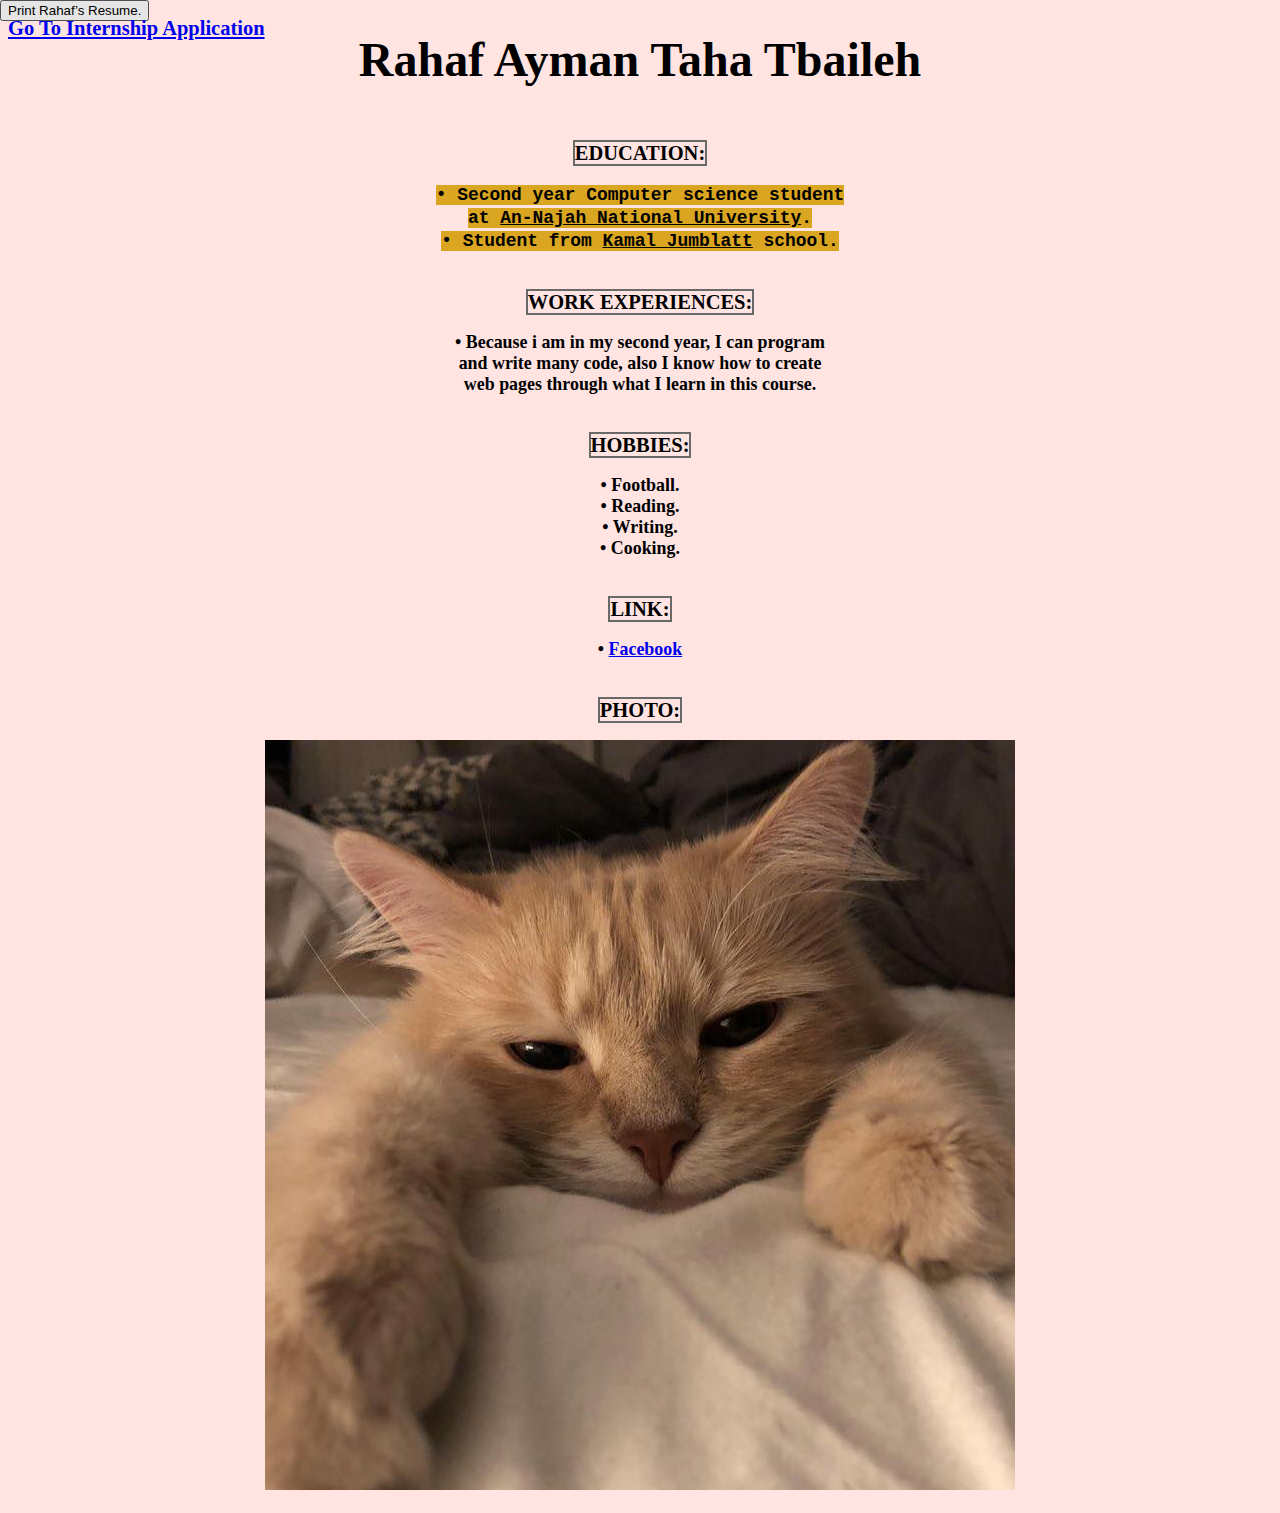
<file: index.html>
<!DOCTYPE html>
<html>

<title>Rahaf 161</title>
<head>
<link rel="stylesheet"href="mystyle.css">
<meta name="viewport" content="width=device-width, initial-scale=1.0">
</head>

<body style=" background-color:MistyRose";>

<button type="button" onclick="window.print()">Print Rahaf’s Resume.</button>
<h2 style="text-align:right; position:absolute; top:0;"> <a href="application.html">Go To Internship Application</a></h2>
<h1 onclick="funcOnClick()"> Rahaf Ayman Taha Tbaileh
</h1>
<style>
h2{
	font-size:1.6vw;
  }
 p,p1{
 font-size:1.4vw;
 }
 
button {
position: absolute;
top: 0;
left: 0;
}
</style>

<div id="zk">
<h2 > <br><span style=" border :2px solid DimGray;"> EDUCATION:</span></h2>
<h2 > 
<p1 > <b> • Second year Computer science student     <br>  at <ins>An-Najah National University<b></ins>.<br>
 • Student from <ins>Kamal Jumblatt</ins> school.<br><br></p1>
</h2></div>

<div  onmouseover="changecolor()" onmouseout="resitcolor()">
<h2 ><span style=" border :2px solid DimGray;"> WORK EXPERIENCES:<span> </h2>
<p> <b> • Because i am in my second year, I can program  <br>and write many code, also I know how to create <br> web pages through what I learn in this course. <br><br></p>
</div>

<h2> <span style=" border :2px solid DimGray;"> HOBBIES:</span> </h2> 
<p > • Football.  <br>• Reading.<br> • Writing. <br>• Cooking.<br><br> </p>

<h2 ><span style=" border :2px solid DimGray;">  LINK:</span> </h2>
<p>  • <a href="https://www.facebook.com/profile.php?id=100007737136926">Facebook</a><br><br></p> 
<h2 > <span style=" border :2px solid DimGray;"> PHOTO: </span></h2>
 <p ><img src="photo_cat.jpg" alt="photo cat" style="max-width:100%;height:auto;"> 
</p>

<script> 
function funcOnClick()
{
alert("Welcome to Rahaf Tbaileh site, please let me know if you have any questions");
}
function resitcolor()
{document.getElementById("zk").style.color="black";}
function changecolor()
{document.getElementById("zk").style.color="green";}
</script>
</body>

</html>
</file>
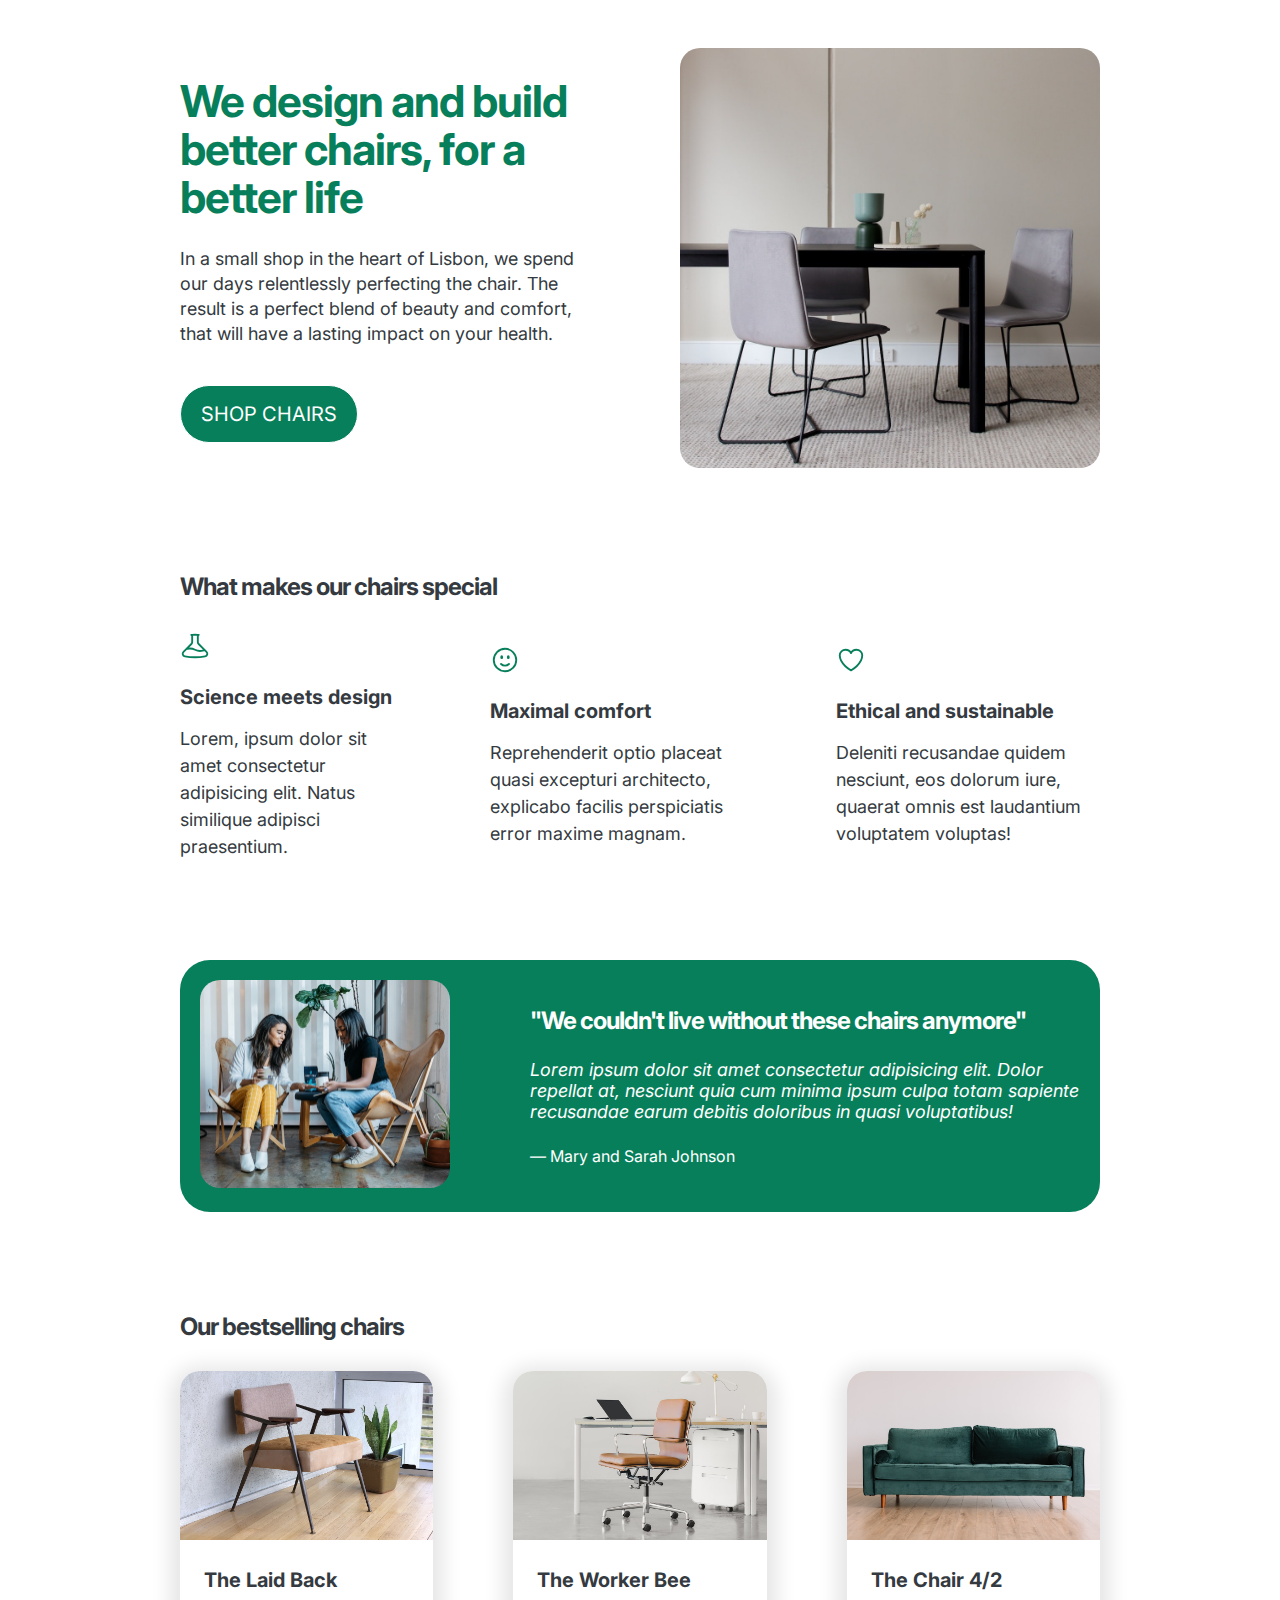
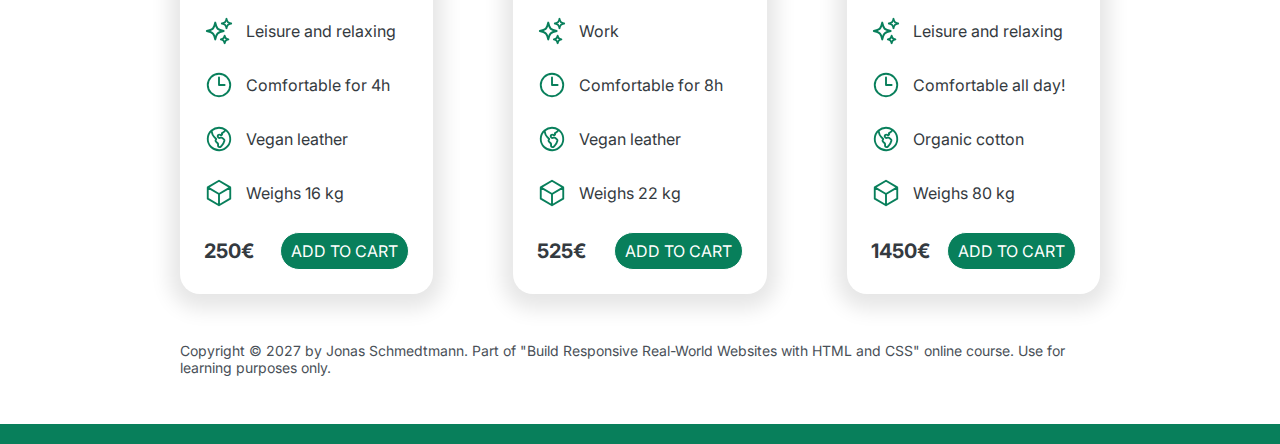
<file: LisbonChairShop/index.html>
<!DOCTYPE html>
<html lang="en">
  <head>
    <meta charset="UTF-8" />
    <meta http-equiv="X-UA-Compatible" content="IE=edge" />
    <meta name="viewport" content="width=device-width, initial-scale=1.0" />
    <link rel="preconnect" href="https://fonts.googleapis.com" />
    <link rel="preconnect" href="https://fonts.gstatic.com" crossorigin />
    <link
      href="https://fonts.googleapis.com/css2?family=Inter:ital,opsz,wght@0,14..32,100..900;1,14..32,100..900&display=swap"
      rel="stylesheet"
    />
    <link rel="stylesheet" href="style.css" />
    <title>Lisbon Chair Shop</title>
  </head>
  <body>
    <div class="container">
      <header class="flex flex-row justify-center align-items-center">
        <div class="header-text-box">
          <h1>We design and build better chairs, for a better life</h1>
          <p class="header-text">
            In a small shop in the heart of Lisbon, we spend our days
            relentlessly perfecting the chair. The result is a perfect blend of
            beauty and comfort, that will have a lasting impact on your health.
          </p>
          <a class="btn btn--big" href="#">Shop chairs</a>
        </div>
        <div class="header-img"><img src="hero.jpg" alt="Photo" /></div>
        
      </header>

      <section>
        <h2>What makes our chairs special</h2>
        <div class="flex flex-row justify-center align-items-center">
          <div>
            <svg
              xmlns="http://www.w3.org/2000/svg"
              fill="none"
              viewBox="0 0 24 24"
              stroke-width="1.5"
              stroke="currentColor"
              class="features-icon"
            >
              <path
                stroke-linecap="round"
                stroke-linejoin="round"
                d="M9.75 3.104v5.714a2.25 2.25 0 0 1-.659 1.591L5 14.5M9.75 3.104c-.251.023-.501.05-.75.082m.75-.082a24.301 24.301 0 0 1 4.5 0m0 0v5.714c0 .597.237 1.17.659 1.591L19.8 15.3M14.25 3.104c.251.023.501.05.75.082M19.8 15.3l-1.57.393A9.065 9.065 0 0 1 12 15a9.065 9.065 0 0 0-6.23-.693L5 14.5m14.8.8 1.402 1.402c1.232 1.232.65 3.318-1.067 3.611A48.309 48.309 0 0 1 12 21c-2.773 0-5.491-.235-8.135-.687-1.718-.293-2.3-2.379-1.067-3.61L5 14.5"
              />
            </svg>

            <p class="features-title"><strong>Science meets design</strong></p>
            <p class="features-text">
              Lorem, ipsum dolor sit amet consectetur adipisicing elit. Natus
              similique adipisci praesentium.
            </p>
          </div>

          <div>
            <svg
              xmlns="http://www.w3.org/2000/svg"
              fill="none"
              viewBox="0 0 24 24"
              stroke-width="1.5"
              stroke="currentColor"
              class="features-icon"
            >
              <path
                stroke-linecap="round"
                stroke-linejoin="round"
                d="M15.182 15.182a4.5 4.5 0 0 1-6.364 0M21 12a9 9 0 1 1-18 0 9 9 0 0 1 18 0ZM9.75 9.75c0 .414-.168.75-.375.75S9 10.164 9 9.75 9.168 9 9.375 9s.375.336.375.75Zm-.375 0h.008v.015h-.008V9.75Zm5.625 0c0 .414-.168.75-.375.75s-.375-.336-.375-.75.168-.75.375-.75.375.336.375.75Zm-.375 0h.008v.015h-.008V9.75Z"
              />
            </svg>
            <p class="features-title">
              <strong>Maximal comfort</strong>
            </p>
            <p class="features-text">
              Reprehenderit optio placeat quasi excepturi architecto, explicabo
              facilis perspiciatis error maxime magnam.
            </p>
          </div>

          <div>
            <svg
              xmlns="http://www.w3.org/2000/svg"
              fill="none"
              viewBox="0 0 24 24"
              stroke-width="1.5"
              stroke="currentColor"
              class="features-icon"
            >
              <path
                stroke-linecap="round"
                stroke-linejoin="round"
                d="M21 8.25c0-2.485-2.099-4.5-4.688-4.5-1.935 0-3.597 1.126-4.312 2.733-.715-1.607-2.377-2.733-4.313-2.733C5.1 3.75 3 5.765 3 8.25c0 7.22 9 12 9 12s9-4.78 9-12Z"
              />
            </svg>
            <p class="features-title">
              <strong>Ethical and sustainable</strong>
            </p>
            <p class="features-text">
              Deleniti recusandae quidem nesciunt, eos dolorum iure, quaerat
              omnis est laudantium voluptatem voluptas!
            </p>
          </div>
        </div>
      </section>

      <section class="testimonial-section">
        <div class="flex flex-row justify-center align-items-center">
          <div> <img src="customers.jpg" alt="People sitting on chairs" /></div>
          <div class="testimonial-box">
            <h2>"We couldn't live without these chairs anymore"</h2>
            <blockquote class="testimonial-text">
              Lorem ipsum dolor sit amet consectetur adipisicing elit. Dolor
              repellat at, nesciunt quia cum minima ipsum culpa totam sapiente
              recusandae earum debitis doloribus in quasi voluptatibus!
            </blockquote>
            <p class="testimonial-author">&mdash; Mary and Sarah Johnson</p>
          </div>
        </div>
      </section>

      <section>
        <h2>Our bestselling chairs</h2>
        <div class="flex flex-row justify-center align-items-center">
          <figure class="chair">
            <img src="chair-1.jpg" alt="Chair" />
            <div class="chair-box">
              <h3>The Laid Back</h3>
              <ul class="chair-details">
                <li>
                  <svg
                    xmlns="http://www.w3.org/2000/svg"
                    fill="none"
                    viewBox="0 0 24 24"
                    stroke-width="1.5"
                    stroke="currentColor"
                    class="chair-icon"
                  >
                    <path
                      stroke-linecap="round"
                      stroke-linejoin="round"
                      d="M9.813 15.904 9 18.75l-.813-2.846a4.5 4.5 0 0 0-3.09-3.09L2.25 12l2.846-.813a4.5 4.5 0 0 0 3.09-3.09L9 5.25l.813 2.846a4.5 4.5 0 0 0 3.09 3.09L15.75 12l-2.846.813a4.5 4.5 0 0 0-3.09 3.09ZM18.259 8.715 18 9.75l-.259-1.035a3.375 3.375 0 0 0-2.455-2.456L14.25 6l1.036-.259a3.375 3.375 0 0 0 2.455-2.456L18 2.25l.259 1.035a3.375 3.375 0 0 0 2.456 2.456L21.75 6l-1.035.259a3.375 3.375 0 0 0-2.456 2.456ZM16.894 20.567 16.5 21.75l-.394-1.183a2.25 2.25 0 0 0-1.423-1.423L13.5 18.75l1.183-.394a2.25 2.25 0 0 0 1.423-1.423l.394-1.183.394 1.183a2.25 2.25 0 0 0 1.423 1.423l1.183.394-1.183.394a2.25 2.25 0 0 0-1.423 1.423Z"
                    />
                  </svg>

                  <!-- Span is a generic INLINE text element, it doesn't have any meaning. It's like a div element, but inline -->
                  <span>Leisure and relaxing</span>
                </li>
                <li>
                  <svg
                    xmlns="http://www.w3.org/2000/svg"
                    fill="none"
                    viewBox="0 0 24 24"
                    stroke-width="1.5"
                    stroke="currentColor"
                    class="chair-icon"
                  >
                    <path
                      stroke-linecap="round"
                      stroke-linejoin="round"
                      d="M12 6v6h4.5m4.5 0a9 9 0 1 1-18 0 9 9 0 0 1 18 0Z"
                    />
                  </svg>
                  <span>Comfortable for 4h</span>
                </li>
                <li>
                  <svg
                    xmlns="http://www.w3.org/2000/svg"
                    fill="none"
                    viewBox="0 0 24 24"
                    stroke-width="1.5"
                    stroke="currentColor"
                    class="chair-icon"
                  >
                    <path
                      stroke-linecap="round"
                      stroke-linejoin="round"
                      d="m6.115 5.19.319 1.913A6 6 0 0 0 8.11 10.36L9.75 12l-.387.775c-.217.433-.132.956.21 1.298l1.348 1.348c.21.21.329.497.329.795v1.089c0 .426.24.815.622 1.006l.153.076c.433.217.956.132 1.298-.21l.723-.723a8.7 8.7 0 0 0 2.288-4.042 1.087 1.087 0 0 0-.358-1.099l-1.33-1.108c-.251-.21-.582-.299-.905-.245l-1.17.195a1.125 1.125 0 0 1-.98-.314l-.295-.295a1.125 1.125 0 0 1 0-1.591l.13-.132a1.125 1.125 0 0 1 1.3-.21l.603.302a.809.809 0 0 0 1.086-1.086L14.25 7.5l1.256-.837a4.5 4.5 0 0 0 1.528-1.732l.146-.292M6.115 5.19A9 9 0 1 0 17.18 4.64M6.115 5.19A8.965 8.965 0 0 1 12 3c1.929 0 3.716.607 5.18 1.64"
                    />
                  </svg>

                  <span>Vegan leather</span>
                </li>
                <li>
                  <svg
                    xmlns="http://www.w3.org/2000/svg"
                    fill="none"
                    viewBox="0 0 24 24"
                    stroke-width="1.5"
                    stroke="currentColor"
                    class="chair-icon"
                  >
                    <path
                      stroke-linecap="round"
                      stroke-linejoin="round"
                      d="m21 7.5-9-5.25L3 7.5m18 0-9 5.25m9-5.25v9l-9 5.25M3 7.5l9 5.25M3 7.5v9l9 5.25m0-9v9"
                    />
                  </svg>
                  <span>Weighs 16 kg</span>
                </li>
              </ul>
              <div class="chair-price">
                <strong>250€</strong>
                <a href="#" class="btn btn--small">Add to cart</a>
              </div>
            </div>
          </figure>

          <figure class="chair">
            <img src="chair-2.jpg" alt="Chair" />
            <div class="chair-box">
              <h3>The Worker Bee</h3>
              <ul class="chair-details">
                <li>
                  <svg
                    xmlns="http://www.w3.org/2000/svg"
                    fill="none"
                    viewBox="0 0 24 24"
                    stroke-width="1.5"
                    stroke="currentColor"
                    class="chair-icon"
                  >
                    <path
                      stroke-linecap="round"
                      stroke-linejoin="round"
                      d="M9.813 15.904 9 18.75l-.813-2.846a4.5 4.5 0 0 0-3.09-3.09L2.25 12l2.846-.813a4.5 4.5 0 0 0 3.09-3.09L9 5.25l.813 2.846a4.5 4.5 0 0 0 3.09 3.09L15.75 12l-2.846.813a4.5 4.5 0 0 0-3.09 3.09ZM18.259 8.715 18 9.75l-.259-1.035a3.375 3.375 0 0 0-2.455-2.456L14.25 6l1.036-.259a3.375 3.375 0 0 0 2.455-2.456L18 2.25l.259 1.035a3.375 3.375 0 0 0 2.456 2.456L21.75 6l-1.035.259a3.375 3.375 0 0 0-2.456 2.456ZM16.894 20.567 16.5 21.75l-.394-1.183a2.25 2.25 0 0 0-1.423-1.423L13.5 18.75l1.183-.394a2.25 2.25 0 0 0 1.423-1.423l.394-1.183.394 1.183a2.25 2.25 0 0 0 1.423 1.423l1.183.394-1.183.394a2.25 2.25 0 0 0-1.423 1.423Z"
                    />
                  </svg>
                  <span>Work</span>
                </li>
                <li>
                  <svg
                    xmlns="http://www.w3.org/2000/svg"
                    fill="none"
                    viewBox="0 0 24 24"
                    stroke-width="1.5"
                    stroke="currentColor"
                    class="chair-icon"
                  >
                    <path
                      stroke-linecap="round"
                      stroke-linejoin="round"
                      d="M12 6v6h4.5m4.5 0a9 9 0 1 1-18 0 9 9 0 0 1 18 0Z"
                    />
                  </svg>

                  <span>Comfortable for 8h</span>
                </li>
                <li>
                  <svg
                    xmlns="http://www.w3.org/2000/svg"
                    fill="none"
                    viewBox="0 0 24 24"
                    stroke-width="1.5"
                    stroke="currentColor"
                    class="chair-icon"
                  >
                    <path
                      stroke-linecap="round"
                      stroke-linejoin="round"
                      d="m6.115 5.19.319 1.913A6 6 0 0 0 8.11 10.36L9.75 12l-.387.775c-.217.433-.132.956.21 1.298l1.348 1.348c.21.21.329.497.329.795v1.089c0 .426.24.815.622 1.006l.153.076c.433.217.956.132 1.298-.21l.723-.723a8.7 8.7 0 0 0 2.288-4.042 1.087 1.087 0 0 0-.358-1.099l-1.33-1.108c-.251-.21-.582-.299-.905-.245l-1.17.195a1.125 1.125 0 0 1-.98-.314l-.295-.295a1.125 1.125 0 0 1 0-1.591l.13-.132a1.125 1.125 0 0 1 1.3-.21l.603.302a.809.809 0 0 0 1.086-1.086L14.25 7.5l1.256-.837a4.5 4.5 0 0 0 1.528-1.732l.146-.292M6.115 5.19A9 9 0 1 0 17.18 4.64M6.115 5.19A8.965 8.965 0 0 1 12 3c1.929 0 3.716.607 5.18 1.64"
                    />
                  </svg>
                  <span>Vegan leather</span>
                </li>
                <li>
                  <svg
                    xmlns="http://www.w3.org/2000/svg"
                    fill="none"
                    viewBox="0 0 24 24"
                    stroke-width="1.5"
                    stroke="currentColor"
                    class="chair-icon"
                  >
                    <path
                      stroke-linecap="round"
                      stroke-linejoin="round"
                      d="m21 7.5-9-5.25L3 7.5m18 0-9 5.25m9-5.25v9l-9 5.25M3 7.5l9 5.25M3 7.5v9l9 5.25m0-9v9"
                    />
                  </svg>
                  <span>Weighs 22 kg</span>
                </li>
              </ul>
              <div class="chair-price">
                <strong>525€</strong>
                <a href="#" class="btn btn--small">Add to cart</a>
              </div>
            </div>
          </figure>

          <figure class="chair">
            <img src="chair-3.jpg" alt="Chair" />
            <div class="chair-box">
              <h3>The Chair 4/2</h3>
              <ul class="chair-details">
                <li>
                  <svg
                    xmlns="http://www.w3.org/2000/svg"
                    fill="none"
                    viewBox="0 0 24 24"
                    stroke-width="1.5"
                    stroke="currentColor"
                    class="chair-icon"
                  >
                    <path
                      stroke-linecap="round"
                      stroke-linejoin="round"
                      d="M9.813 15.904 9 18.75l-.813-2.846a4.5 4.5 0 0 0-3.09-3.09L2.25 12l2.846-.813a4.5 4.5 0 0 0 3.09-3.09L9 5.25l.813 2.846a4.5 4.5 0 0 0 3.09 3.09L15.75 12l-2.846.813a4.5 4.5 0 0 0-3.09 3.09ZM18.259 8.715 18 9.75l-.259-1.035a3.375 3.375 0 0 0-2.455-2.456L14.25 6l1.036-.259a3.375 3.375 0 0 0 2.455-2.456L18 2.25l.259 1.035a3.375 3.375 0 0 0 2.456 2.456L21.75 6l-1.035.259a3.375 3.375 0 0 0-2.456 2.456ZM16.894 20.567 16.5 21.75l-.394-1.183a2.25 2.25 0 0 0-1.423-1.423L13.5 18.75l1.183-.394a2.25 2.25 0 0 0 1.423-1.423l.394-1.183.394 1.183a2.25 2.25 0 0 0 1.423 1.423l1.183.394-1.183.394a2.25 2.25 0 0 0-1.423 1.423Z"
                    />
                  </svg>
                  <span>Leisure and relaxing</span>
                </li>
                <li>
                  <svg
                    xmlns="http://www.w3.org/2000/svg"
                    fill="none"
                    viewBox="0 0 24 24"
                    stroke-width="1.5"
                    stroke="currentColor"
                    class="chair-icon"
                  >
                    <path
                      stroke-linecap="round"
                      stroke-linejoin="round"
                      d="M12 6v6h4.5m4.5 0a9 9 0 1 1-18 0 9 9 0 0 1 18 0Z"
                    />
                  </svg>
                  <span>Comfortable all day!</span>
                </li>
                <li>
                  <svg
                    xmlns="http://www.w3.org/2000/svg"
                    fill="none"
                    viewBox="0 0 24 24"
                    stroke-width="1.5"
                    stroke="currentColor"
                    class="chair-icon"
                  >
                    <path
                      stroke-linecap="round"
                      stroke-linejoin="round"
                      d="m6.115 5.19.319 1.913A6 6 0 0 0 8.11 10.36L9.75 12l-.387.775c-.217.433-.132.956.21 1.298l1.348 1.348c.21.21.329.497.329.795v1.089c0 .426.24.815.622 1.006l.153.076c.433.217.956.132 1.298-.21l.723-.723a8.7 8.7 0 0 0 2.288-4.042 1.087 1.087 0 0 0-.358-1.099l-1.33-1.108c-.251-.21-.582-.299-.905-.245l-1.17.195a1.125 1.125 0 0 1-.98-.314l-.295-.295a1.125 1.125 0 0 1 0-1.591l.13-.132a1.125 1.125 0 0 1 1.3-.21l.603.302a.809.809 0 0 0 1.086-1.086L14.25 7.5l1.256-.837a4.5 4.5 0 0 0 1.528-1.732l.146-.292M6.115 5.19A9 9 0 1 0 17.18 4.64M6.115 5.19A8.965 8.965 0 0 1 12 3c1.929 0 3.716.607 5.18 1.64"
                    />
                  </svg>
                  <span>Organic cotton</span>
                </li>
                <li>
                  <svg
                    xmlns="http://www.w3.org/2000/svg"
                    fill="none"
                    viewBox="0 0 24 24"
                    stroke-width="1.5"
                    stroke="currentColor"
                    class="chair-icon"
                  >
                    <path
                      stroke-linecap="round"
                      stroke-linejoin="round"
                      d="m21 7.5-9-5.25L3 7.5m18 0-9 5.25m9-5.25v9l-9 5.25M3 7.5l9 5.25M3 7.5v9l9 5.25m0-9v9"
                    />
                  </svg>

                  <span>Weighs 80 kg</span>
                </li>
              </ul>
              <div class="chair-price">
                <strong>1450€</strong>
                <a href="#" class="btn btn--small">Add to cart</a>
              </div>
            </div>
          </figure>
        </div>
      </section>

      <footer>
        Copyright &copy; 2027 by Jonas Schmedtmann. Part of "Build Responsive
        Real-World Websites with HTML and CSS" online course. Use for learning
        purposes only.
      </footer>
    </div>
  </body>
</html>
</file>
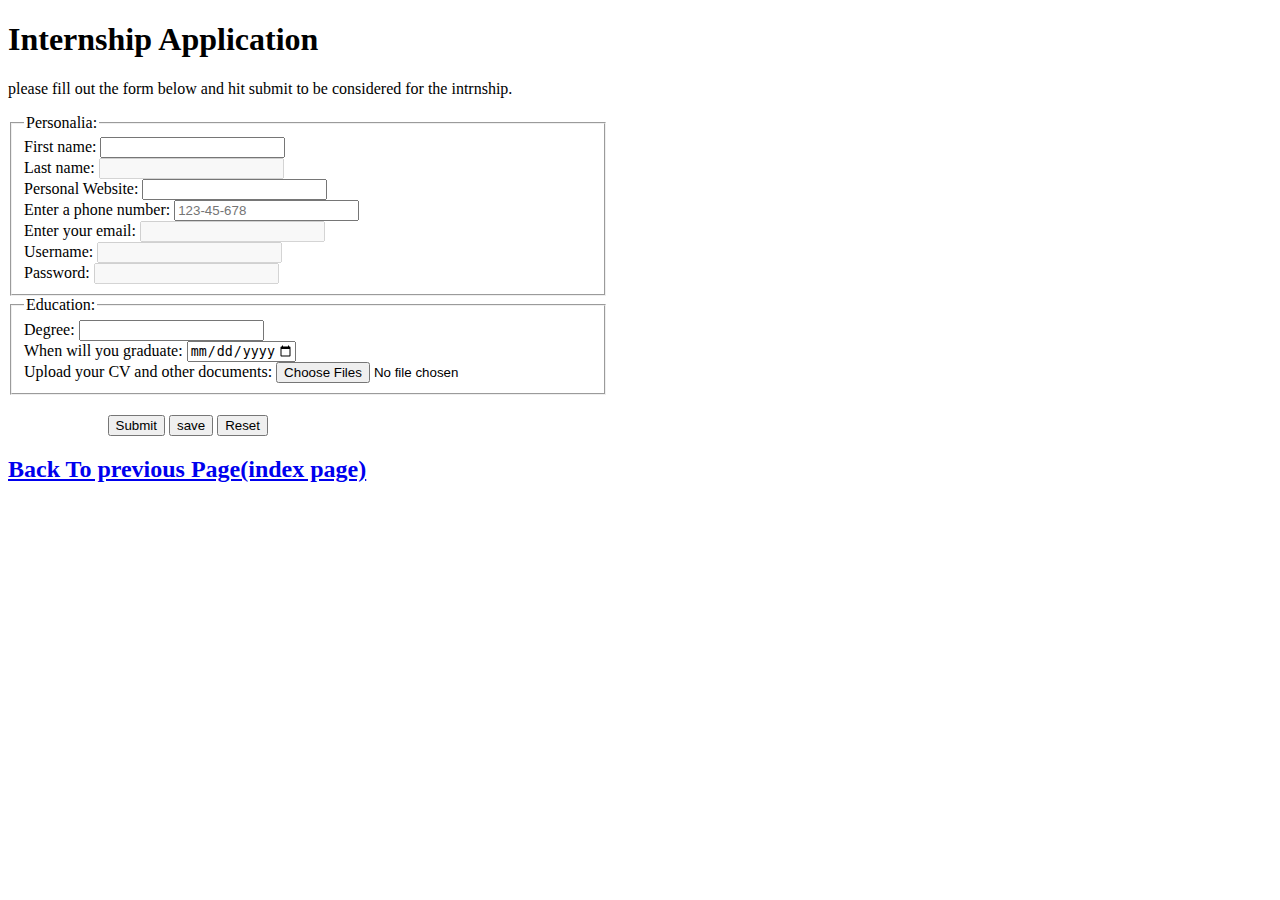
<file: application.html>
<!DOCTYPE html>
<html>
<body>
<head>
<meta charset="UTF-8">
 <meta name="viewport" content="width=device-width, initial-scale=1.0">
</head>
<h1> Internship Application</h1>
<p>please fill out the form below and hit submit to be considered for the intrnship.</p>
<form action="/action_page.php">
 <div style="width:600px;">
  <fieldset>
    <legend>Personalia:</legend>
    <label for="fname">First name:</label>
	<input type="text" id="fname" name="fname" reqaierd onclick="reset1()"required ><br>
    <label for="lname">Last name:</label>
    <input type="text" id="lname" name="lname" onclick="reset2()" disabled="disabled" required><br>
	<label for="pesonalweb">Personal Website:</label>
    <input type="url" id="personalweb" name="personalweb"><br>
	<label for="phone">Enter a phone number:</label>
    <input type="tel" id="phone" name="phone" placeholder="123-45-678" pattern="[0-9]{3}-[0-9]{2}-[0-9]{3}" ><br>
	<label for="email">Enter your email:</label>
    <input type="email" id="email" name="email"onclick="reset3()" disabled="disabled" required><br>
	<label for="username">Username:</label>
    <input type="text" id="username" name="username" onclick="reset4()" disabled="disabled" required><br>
    <label for="pwd">Password:</label>
    <input type="password" id="pwd" name="pwd" onclick="reset5()"disabled="disabled" required><br>
  
  </fieldset>
 
   <fieldset>
    <legend >Education:</legend>
	 <label for="degree">Degree:</label>
  <input list="degree" name="degrees" id="degrees">
  <datalist id="degree">
    <option value="Associate">
    <option value="Bachelor">
    <option value="Masters">
    <option value="Ph.D.">
    <option value="other">
  </datalist><br>
	 <label for="birthday">When will you graduate:</label>
     <input type="date" id="datemax" name="datemax" max="2022-05-05"><br>
	 <label for="files">Upload your CV and other documents:</label>
     <input type="file" id="files" name="files" multiple><br>
  
  </fieldset>
    </div>
	<div style="width:1065px;margin:20px auto;">
    <input type="submit" value="Submit" onclick="check();">
	<input type="button" value="save" onclick="myfunction1();">
	<input type="reset">
	</div>
     
	<h2><a href="index.html">Back To previous Page(index page)</a></h2>
</form>
<p id="demo">
<script>
var x =myfunction1();
document.getElementById('demo').innerHTML="The application of [ " + x + " ]is saved!";
</script>
<script type="text/javascript" src="jsfile.js"></script>
</body>
</html>
</file>
<file: mystyle.css>
p1
{ 
   background-color:GoldenRod ;
   font-family: courier;
 }

h1
{
	font-size:300%;
}
body 
{
	text-align:center;
}
</file>
<file: LisbonChairShop/style.css>
/*
SPACING SYSTEM (px)
2 / 4 / 8 / 12 / 16 / 24 / 32 / 48 / 64 / 80 / 96 / 128

FONT SIZE SYSTEM (px)
10 / 12 / 14 / 16 / 18 / 20 / 24 / 30 / 36 / 44 / 52 / 62 / 74 / 86 / 98
*/
/*MAIN-COLOR : #087f5b
 GREY-COLOR : #343a40
 SHADE-COLOR: #0ca678*/
* {
  margin: 0;
  padding: 0;
  box-sizing: border-box;
}

/* ------------------------ */
/* GENERAL STYLES */
/* ------------------------ */
body {
  font-family: "Inter", sans-serif;
  color: #343a40;
  border-bottom: 20px solid #087f5b;
}

.container {
  max-width: 960px;
  width: 100%;
  padding: 0 20px;
  margin: 0 auto;
}


header,
section {
  margin-bottom: 48px;
}
img {
  border-radius: 20px;
 width: 100%;
}
h2 {
  font-size: 24px;
  letter-spacing: -1px;
  margin-bottom: 30px;
}
.flex {
  display: flex;
}

.flex-row {
  flex-direction: row;
  gap:5rem;
}
.justify-center {
  justify-content: center;
}

.align-items-center {
  align-items: center;
}
.btn:link,
.btn:visited {
  border: 1px solid;
  text-decoration: none;
  text-transform: uppercase;
  background-color: #087f5b;
  color: #fff;
  display: inline-block;
}
.btn:active,
.btn:hover {
  background-color: #0ca678;
}
.btn--small {
  font-size: 16px;
  padding: 8px 10px;
  border-radius: 40px;
}
.btn--big {
  font-size: 20px;
  padding: 16px 20px;
  margin-top: 15px;
  border-radius: 60px;
}
/* ------------------------ */
/* COMPONENT STYLES */
/* ------------------------ */

/* HEADER */
header { 
  margin-top: 48px;
  margin-bottom: 100px;
}

.header-text-box {
  align-self: center;
}

h1 {
  margin-bottom: 24px;
  font-size: 44px;
  letter-spacing: -1px;
  line-height: 1.1;
  color: #087f5b;
}

.header-text {
  margin-bottom: 24px;
  font-size: 18px;
  line-height: 1.4;
}

.header-img,
.header-text-box {
 flex:1;
}
.hero-img img {
  width: 100%;
  height: auto;
  display: block;
}
/* FEATURES */

.features-icon {
  stroke: #087f5b;
  width: 30px;
  height: 30px;
  margin-bottom: 20px;
}

.features-title {
  margin-bottom: 16px;
  font-size: 20px;
}

.features-text {
  font-size: 18px;
  line-height: 1.5;
}

/* TESTIMONIAL */
.testimonial-section {
  background-color: #087f5b;
  padding: 20px 20px;
  border-radius: 30px;
  margin-top: 100px;
  margin-bottom: 100px;
}

.testimonial-box {
  grid-column: 2 / -1;
  align-self: center;
  color: #fff;
}

.testimonial-box h2 {
  margin-bottom: 24px;
  font-size: 24px;
}

.testimonial-text {
  font-style: italic;

  font-size: 18px;
  margin-bottom: 24px;
}
.testimonial-section img {
  border-radius: 20px;
 width:250px;
}

/* CHAIRS */
.chair-box {
  padding: 24px;
}

h3 {
  margin-bottom: 24px;
  font-size: 20px;
}

.chair-details {
  list-style: none;
  margin-bottom: 24px;
  font-size: 16px;
}

.chair-details li {
  display: flex;
  align-items: center;
  gap: 12px;
  margin-bottom: 24px;
}

.chair-details li:last-child {
  margin-bottom: 0;
}

.chair-icon {
  stroke: #087f5b;
  width: 30px;
  height: 30px;
}
.chair {
  box-shadow: 0px 5px 20px 10px rgba(0, 0, 0, 0.1);
  border-radius: 20px;
}
.chair-price {
  display: flex;
  font-size: 20px;
  justify-content: space-between;
  align-items: center;
}
.chair img {
  border-bottom-right-radius: 0;
  border-bottom-left-radius: 0;
}
footer {
  margin-bottom: 48px;
  font-size: 14px;

  color: #495057;
}
/* ------------------------ */
/* RESPONSIVE DESIGN - AFTER */
/* ------------------------ */

@media (max-width: 768px) {

  /* HEADER */
  header {
    flex-direction: column;
    text-align: center;
  }

  .header-text-box,
  .header-img {
    width: 100%;
    flex: none;
  }

  h1 {
    font-size: 32px;
  }
  .flex-row {
    flex-direction: column;
    gap: 2rem;
  }
  img {
    width: 100%;
    height: auto;
  }
}
</file>
